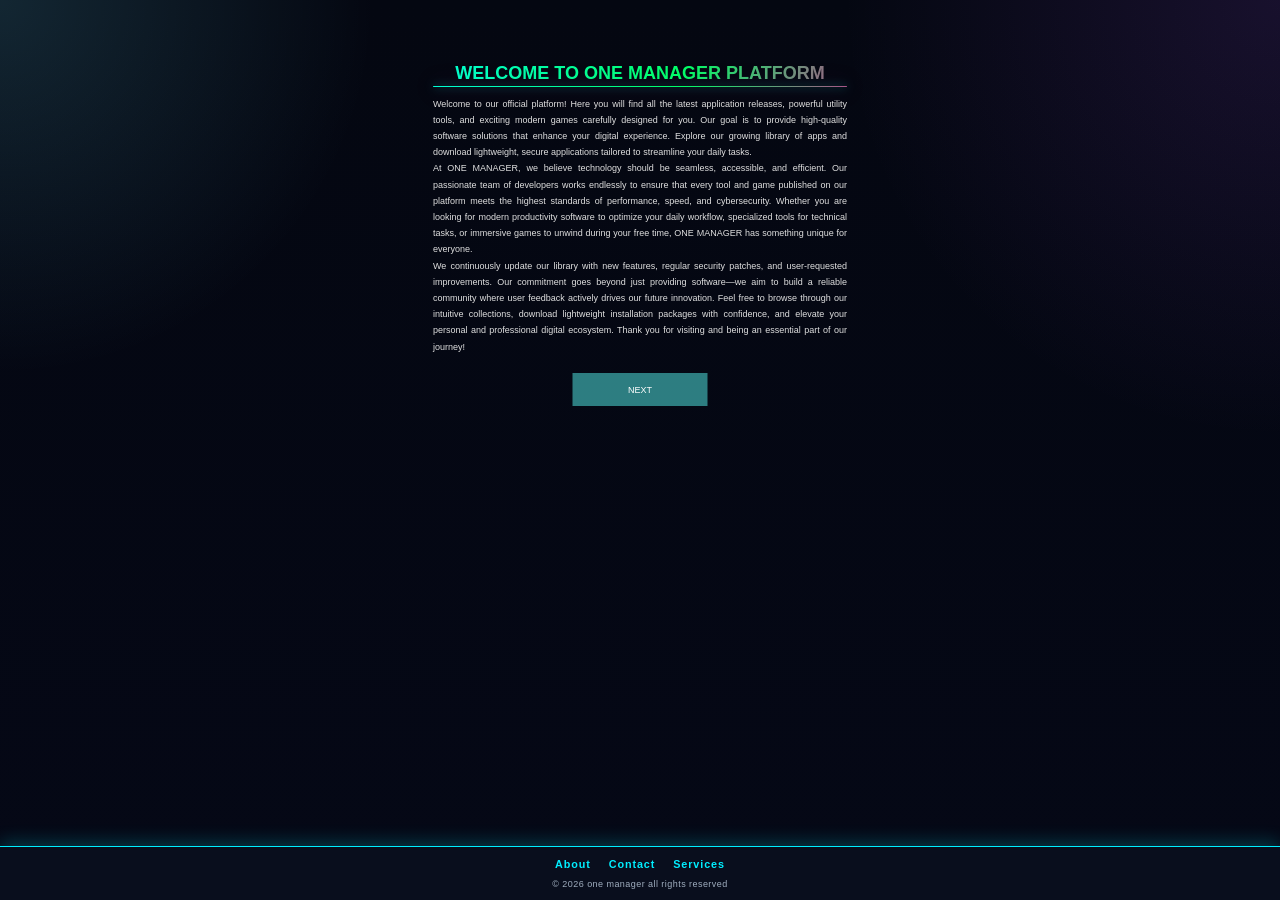
<file: index.html>
<!DOCTYPE html>
<html lang="en">
<head>
<meta charset="UTF-8">
  <link rel="icon" type="image/webp" href="icon.webp">
<meta name="viewport" content="width=device-10000">
<title>Home - ONE MANAGER</title>
  <meta name="description" content="Explore and download top apps, utility tools, and exciting games created by ONE MANAGER.">
<meta name="keywords" content="ONE MANAGER, Apps, Utility Tools, Android Apps, Games">
<meta name="author" content="maxtocantona">

<meta property="og:title" content="Welcome To ONE MANAGER Platform">
<meta property="og:description" content="Discover powerful apps, utility tools, and modern games.">
<meta property="og:image" content="icon.webp"> <meta property="og:type" content="website">

  

<style>
*{
    margin:0;  
    box-sizing:border-box;
    font-family:Arial, sans-serif;
}

body{
    background:  
      radial-gradient(circle at top left, rgba(110,231,255,.14), transparent 24%),  
      radial-gradient(circle at top right, rgba(168,85,247,.12), transparent 28%),  
      linear-gradient(180deg, #040711 0%, #050816 100%);
    color:#fff;
    min-height: 100vh;
    display: flex;
    justify-content: center;
}

#content{
    height: 50vh;
    width: 50vh;
    margin:5vh 2vh;
    padding: 1vh;
}

.card{
    background: transparent;
    padding: 1vh;
}

/* --- Multi-color Moving Neon Text & Underline Animation --- */
.card h1 {
    text-align: center;
    margin-bottom: 1vh;
    font-size: 2vh;
    text-transform: uppercase;
    font-weight: bold;
    padding-bottom: .30vh;
    position: relative;
    display: inline-block;
    width: 100%;

    /* Neon Gradient for Text */
    background: linear-gradient(115deg, #00ffd5, #00ff66, #ff0099, #ff0000, #0000ff, #00ffd5);
    background-size: 300% 300%;
    -webkit-background-clip: text;
    -webkit-text-fill-color: transparent;
    animation: neonFlow 4s linear infinite;
}

/* Multi-color Moving Neon Underline */
.card h1::after {
    content: '';
    position: absolute;
    bottom: 0;
    left: 0;
    width: 100%;
    height: .10vh;
    border-radius: 2px;
    background: linear-gradient(115deg, #00ffd5, #00ff66, #ff0099, #ff0000, #0000ff, #00ffd5);
    background-size: 300% 300%;
    box-shadow: 0 0 10px rgba(0, 255, 213, 0.7), 0 0 20px rgba(255, 0, 153, 0.5);
    animation: neonFlow 4s linear infinite;
}

/* Keyframes for Left-to-Right Angle Movement */
@keyframes neonFlow {
    0% {
        background-position: 0% 50%;
    }
    100% {
        background-position: 300% 50%;
    }
}

.card p{
    line-height: 1.8;
    color: #e0e0e0;
    font-size: 1vh;
    text-align: justify;
}



  .btn_apps {
    position: absolute;   
    width: 15vh;
    margin: 1vh 0;
    left: 50%;
    transform: translateX(-50%);
    aspect-ratio: 20/5;
    background: rgba(55,155,157,.8);
    border: none;
    font-size: 1vh;
    text-transform: uppercase;
    color: #fff;
  }
  .btn_apps:active {
    opacity: .5;
  }
</style>

</head>
<body>



<div id="content">
    <div class="card">
    <h1>Welcome To ONE MANAGER Platform</h1>
    <p>Welcome to our official platform! Here you will find all the latest application releases, powerful utility tools, and exciting modern games carefully designed for you. Our goal is to provide high-quality software solutions that enhance your digital experience. Explore our growing library of apps and download lightweight, secure applications tailored to streamline your daily tasks.</p>
    
    <p>At ONE MANAGER, we believe technology should be seamless, accessible, and efficient. Our passionate team of developers works endlessly to ensure that every tool and game published on our platform meets the highest standards of performance, speed, and cybersecurity. Whether you are looking for modern productivity software to optimize your daily workflow, specialized tools for technical tasks, or immersive games to unwind during your free time, ONE MANAGER has something unique for everyone.</p>

    <p>We continuously update our library with new features, regular security patches, and user-requested improvements. Our commitment goes beyond just providing software—we aim to build a reliable community where user feedback actively drives our future innovation. Feel free to browse through our intuitive collections, download lightweight installation packages with confidence, and elevate your personal and professional digital ecosystem. Thank you for visiting and being an essential part of our journey!</p>
</div>

  <button class="btn_apps" onclick="location.href = 'apps.html'">next</button>
</div>    
    <script src="footer.js"></script>

<script>
    
</script>

</body>
</html>
</file>
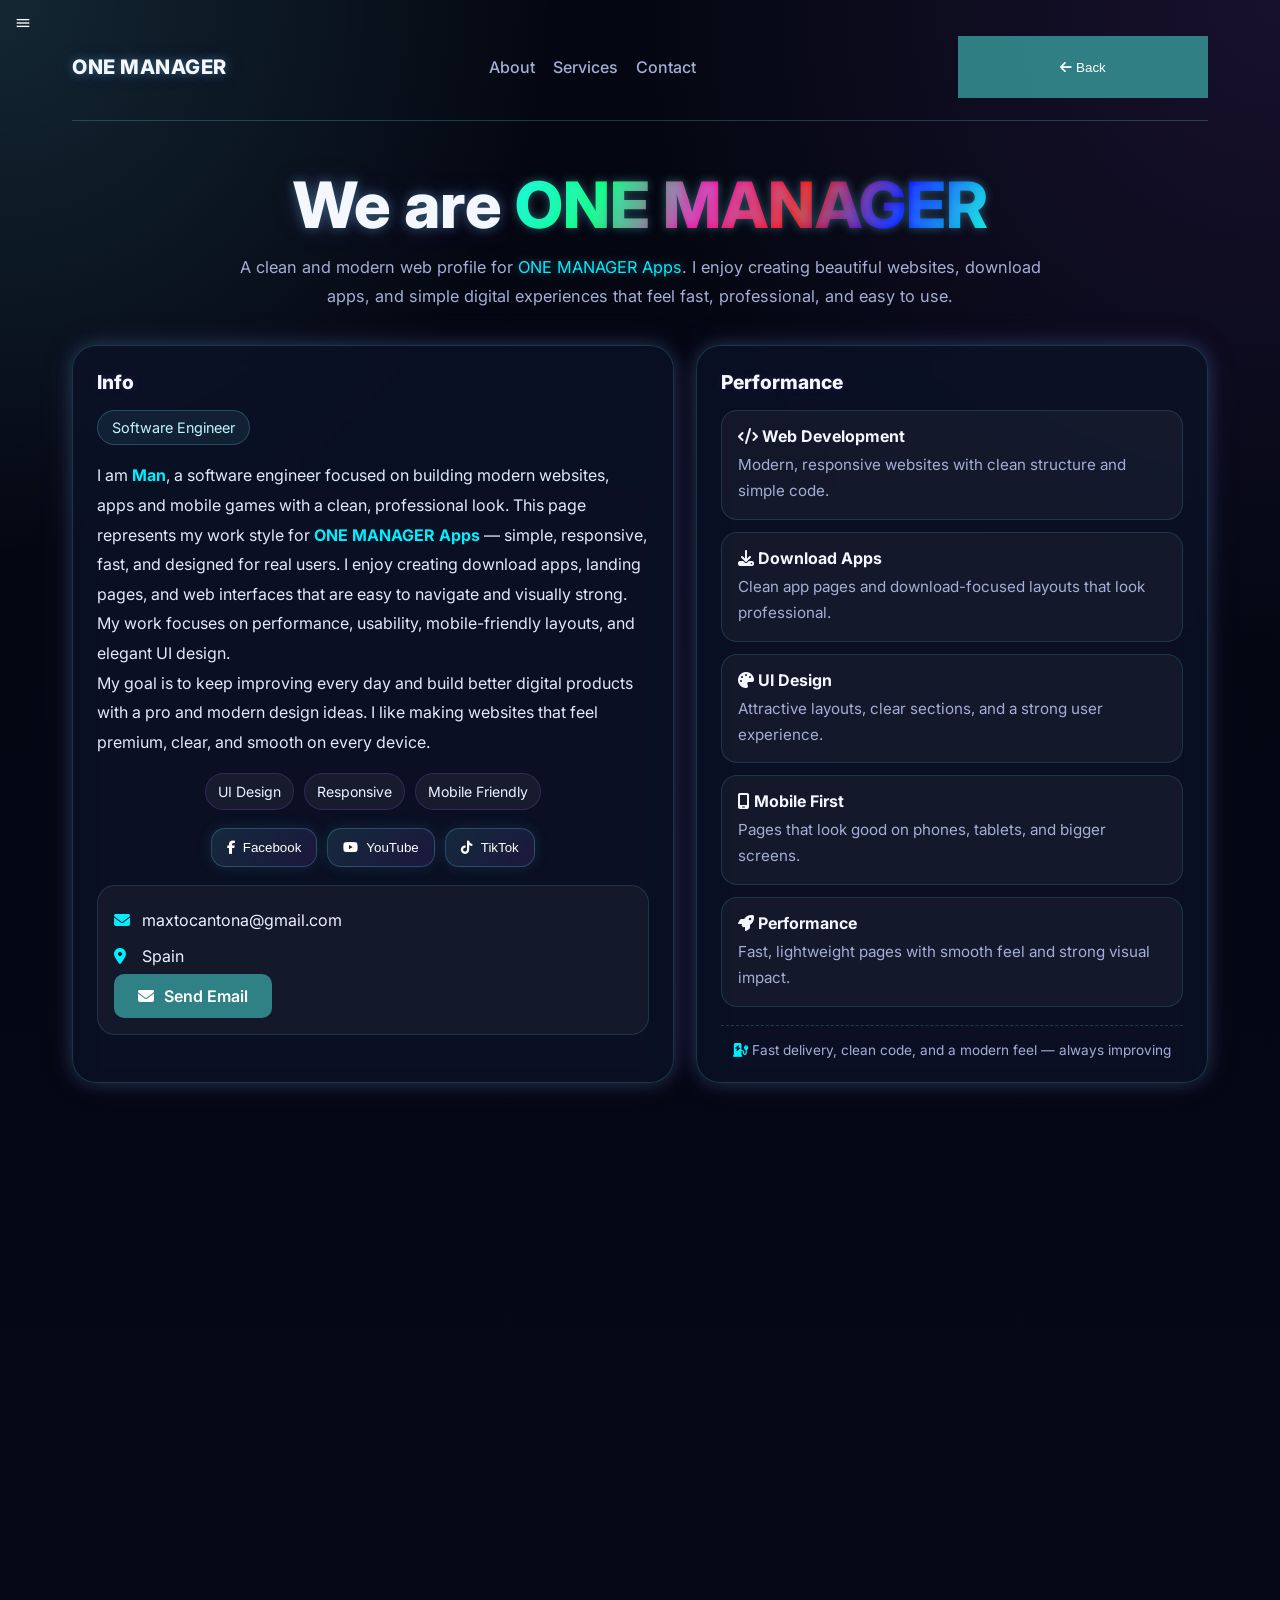
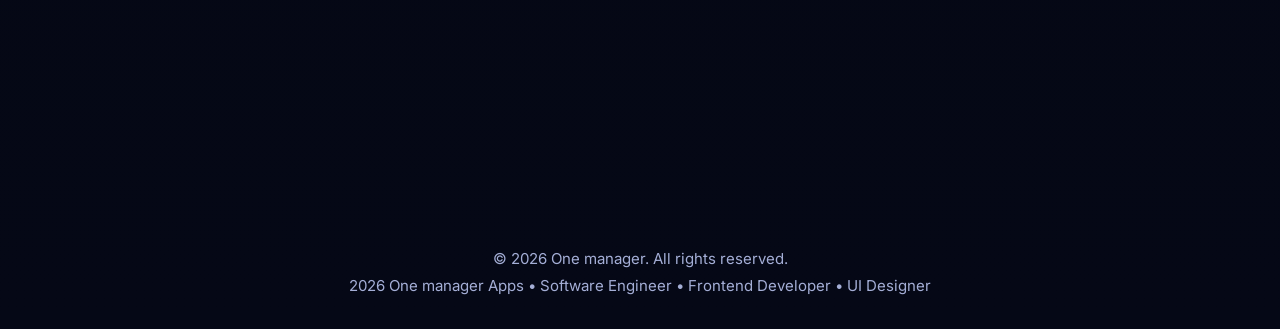
<file: about.html>
<!DOCTYPE html>
<html lang="en">
<head>
  <meta charset="UTF-8" />
  <meta name="viewport" content="width=device-width, initial-scale=1.0, user-scalable=no" />
  <title>ONE MANAGER | 2026</title>
  <link rel="icon" type="image/png" href="icon.webp">

  <link rel="stylesheet" href="about.css"/>
  <link rel="stylesheet" href="https://fonts.googleapis.com/css2?family=Material+Symbols+Outlined:opsz,wght,FILL,GRAD@24,400,0,0" />
  <link rel="preconnect" href="https://fonts.googleapis.com">  
  <link rel="preconnect" href="https://fonts.gstatic.com" crossorigin>  
  <link href="https://fonts.googleapis.com/css2?family=Inter:wght@300;400;500;600;700;800&display=swap" rel="stylesheet">  
  <link rel="stylesheet" href="https://cdnjs.cloudflare.com/ajax/libs/font-awesome/6.5.0/css/all.min.css">
</head>
<body>    
 
  <div class="container">  
    <div class="topbar">  
      <div class="logo">ONE MANAGER</div>  
      <div class="nav">  
        <a onclick="scr('about')">About</a>  
        <a onclick="scr('services')">Services</a>  
        <a onclick="scr('contact')">Contact</a>  
      </div>  
      <button class="back" onclick='window.history.back()'>
        <i class="fas fa-arrow-left"></i> Back
      </button>  
    </div>    

    <section class="hero">  
      <h1 class="we">We are <span class="highlight">ONE MANAGER</span></h1>  
      <p>  
        A clean and modern web profile for <span class="highlight">ONE MANAGER Apps</span>.  
        I enjoy creating beautiful websites, download apps, and simple digital experiences that feel fast, professional, and easy to use.
      </p>  
    </section>    

    <section class="grid">  
      <div class="card" id="about">  
        <h2 class="section-title">Info</h2>  
        <div class="tag">Software Engineer</div>  

        <p class="text">  
          I am <strong>Man</strong>, a software engineer focused on building modern websites, apps and mobile games with a clean, professional look.  
          This page represents my work style for <strong>ONE MANAGER Apps</strong> — simple, responsive, fast, and designed for real users.  
          I enjoy creating download apps, landing pages, and web interfaces that are easy to navigate and visually strong.  
          My work focuses on performance, usability, mobile-friendly layouts, and elegant UI design.  
        </p>  

        <p class="text">  
          My goal is to keep improving every day and build better digital products with a pro and modern design ideas.  
          I like making websites that feel premium, clear, and smooth on every device.
        </p>  

        <div class="badges">      
          <span class="badge">UI Design</span>
          <span class="badge">Responsive</span>
          <span class="badge">Mobile Friendly</span>  
        </div>          

        <div class="links">         
          <button class="linkbtn" onclick="window.open('https://facebook.com/@maxtocantons','_blank')">
            <i class="fab fa-facebook-f"></i> Facebook
          </button>  
          <button class="linkbtn" onclick="window.open('https://youtube.com/@maxtocantonas','_blank')">
            <i class="fab fa-youtube"></i> YouTube
          </button>  
          <button class="linkbtn" onclick="window.open('https://tiktok.com/@maxtocantonas','_blank')">
            <i class="fab fa-tiktok"></i> TikTok
          </button>           
        </div>  

        <div class="info-box">  
          <div class="info-row">
            <i class="fas fa-envelope"></i> 
            <span>maxtocantona@gmail.com</span>
          </div>  
          <div class="info-row">
            <i class="fas fa-map-marker-alt"></i> 
            <span>Spain</span>
          </div>
          <a href="mailto:contact@maxtocantona.com" class="email-btn">
            <i class="fas fa-envelope"></i> Send Email
          </a>    
        </div>  
      </div>  

      <div class="card" id="services">  
        <h2 class="section-title">Performance</h2>  
        <div class="list">  
          <div class="item">
            <h3><i class="fas fa-code"></i> Web Development</h3>
            <p>Modern, responsive websites with clean structure and simple code.</p>
          </div>  
          <div class="item">
            <h3><i class="fas fa-download"></i> Download Apps</h3>
            <p>Clean app pages and download-focused layouts that look professional.</p>
          </div>  
          <div class="item">
            <h3><i class="fas fa-palette"></i> UI Design</h3>
            <p>Attractive layouts, clear sections, and a strong user experience.</p>
          </div>  
          <div class="item">
            <h3><i class="fas fa-mobile-screen"></i> Mobile First</h3>
            <p>Pages that look good on phones, tablets, and bigger screens.</p>
          </div>  
          <div class="item">
            <h3><i class="fas fa-rocket"></i> Performance</h3>
            <p>Fast, lightweight pages with smooth feel and strong visual impact.</p>
          </div>  
        </div>  

   

        <div style="margin-top: 18px; text-align:center; font-size:0.85rem; color: var(--muted); border-top: 1px dashed rgba(110,231,255,0.2); padding-top: 16px;">  
          <i class="fas fa-charging-station" style="color: var(--neon);"></i>  
          Fast delivery, clean code, and a modern feel — always improving
        </div>  
      </div>
    </section>    

    <section class="card contact-card" id="contact">  
      <h2 class="section-title">Contact Page</h2>  
      <p style="color:var(--muted);line-height:1.8;">  
        If you would like to contact me, fill out the form below or use the social links above.
      </p>  

      <div id="successAlert" class="alert success">
        <i class="fas fa-circle-check"></i> Message sent successfully!
      </div>  
      <div id="errorAlert" class="alert error">
        <i class="fas fa-triangle-exclamation"></i> Error sending message. Please try again.
      </div>  

      <form class="form" id="contactForm">  
        <div class="contact-grid">  
          <div class="form-group">
            <label for="name">Name *</label>
            <input type="text" id="name" placeholder="Your name" required>
          </div>  
          <div class="form-group">
            <label for="email">Email *</label>
            <input type="email" id="email" placeholder="Your email" required>
          </div>  
        </div>  

        <div class="contact-grid">
              
          <div class="form-group">
            <label for="subject">Subject *</label>
            <input type="text" id="subject" placeholder="Message subject" required>
          </div>  
          <div class="form-group">
            <label for="phoneOptional">Optional Note</label>
            <input type="text" id="phoneOptional" placeholder="Optional info">
          </div>  
        </div>  

        <div class="form-group">
          <label for="message">Message *</label>
          <textarea id="message" rows="5" placeholder="Your message..." required></textarea>
        </div>  
         <div class="captcha">
            Captcha <p id="cpat">345678</p>
          </div>    
        <div class="form-group">
            <label for="cpai">Captcha</label>
            <input type="text" id="cpai" placeholder="Captcha">
          </div>  

        <button type="submit" class="submit-btn" id="submitBtn">
          <i class="fas fa-paper-plane"></i> Send Message 
          <span class="loading" id="loadingSpinner"></span>
        </button>  
      </form>  
    </section>  

    <footer>  
      <div class="yearNeed">© One manager. All rights reserved.</div>  
      <div class="line yearNeed">One manager Apps • Software Engineer • Frontend Developer • UI Designer</div>  
    </footer>  
  </div>
</body>
</html>

 <script>
  const form = document.getElementById("contactForm");
  const submitBtn = document.getElementById("submitBtn");
  const loadingSpinner = document.getElementById("loadingSpinner");
  const successAlert = document.getElementById("successAlert");
  const errorAlert = document.getElementById("errorAlert");

  function showAlert(type, message) {
    successAlert.style.display = "none";
    errorAlert.style.display = "none";

    if (type === "success") {
      successAlert.innerHTML = `<i class="fas fa-circle-check"></i> ${message}`;
      successAlert.style.display = "block";
    } else {
      errorAlert.innerHTML = `<i class="fas fa-triangle-exclamation"></i> ${message}`;
      errorAlert.style.display = "block";
    }

    setTimeout(() => {
      successAlert.style.display = "none";
      errorAlert.style.display = "none";
    }, 5000);
  }

  function validateEmail(email) {
    return /^[^\s@]+@[^\s@]+\.[^\s@]+$/.test(email);
  }

  form.addEventListener("submit", async (e) => {
    e.preventDefault();

    const name = document.getElementById("name").value.trim();
    const email = document.getElementById("email").value.trim();
    const subject = document.getElementById("subject").value.trim();
    const message = document.getElementById("message").value.trim();
    const optionalNote = document.getElementById("phoneOptional").value.trim();

    // Check only valid email structure
    if (!validateEmail(email)) {
      showAlert("error", "Please enter a valid email address.");
      return;
    }
    if(!checkc()) {
      showAlert("error", "Invalid captcha.");
      callc();
      return;
    }

    submitBtn.disabled = true;
    loadingSpinner.style.display = "inline-block";

    try {
      if (!navigator.onLine) {
        showAlert("error", "No internet connection!");
        return;
      }

      const formspreeEndpoint = "https://formspree.io/f/xojgwnbr";

      const response = await fetch(formspreeEndpoint, {
        method: "POST",
        headers: {
          "Content-Type": "application/json",
          "Accept": "application/json"
        },
        body: JSON.stringify({
          name: name,
          email: email,
          _subject: `Contact Form: ${subject}`,
          message: message,
          optionalNote: optionalNote || "Not provided"
        })
      });

      if (response.ok) {
        showAlert("success", "Message sent successfully!");
        form.reset();
        callc();
      } else {
        showAlert("error", "Error sending message. Please try again.");
      }
    } catch (error) {
      console.error(error);
      showAlert("error", "Something went wrong. Please try again.");
    } finally {
      submitBtn.disabled = false;
      loadingSpinner.style.display = "none";
    }
  });
</script>



  <script>  
    function scr(a) {  
      const element = document.getElementById(a);  
      if (!element) return;  
      remover();  
      setTimeout(() => { element.classList.add("target"); }, 500);  
      setTimeout(() => { remover(); }, 1500);  
      element.scrollIntoView({ behavior: "smooth", block: "start" });  
    }  

    function remover() {  
      const ids = ["about", "services", "contact"];  
      ids.forEach(a => {  
        const el = document.getElementById(a);  
        if (el) el.classList.remove("target");  
      });  
    }  

    window.addEventListener('load', () => {  
      document.querySelectorAll(".card").forEach(a => a.classList.add("loaded"));  
      document.querySelector(".hero").classList.add("heroLoaded");  
        
      if (window.performance && window.performance.timing) {  
        let loadTime = (performance.timing.loadEventEnd - performance.timing.navigationStart);  
        if (loadTime > 0 && loadTime < 3000) {  
          const metricDiv = document.querySelector('.stats');  
          if (metricDiv) {  
            let perfSpan = document.createElement('div');  
            perfSpan.className = 'stat';  
            perfSpan.innerHTML = `<div class="num">${loadTime}</div><div class="lbl">Load ms</div>`;  
            metricDiv.appendChild(perfSpan);  
          }  
        }  
      }  
    });  

    const observerOptions = {
      threshold: 0.1,
      rootMargin: '0px 0px -50px 0px'
    };

 const observer = new IntersectionObserver((entries) => {
  entries.forEach(entry => {
    if (entry.isIntersecting) {
      // Markuu soo galo
      entry.target.style.opacity = "1";
      entry.target.style.transform = "translateY(0)";
    } else {
      // Markuu ka baxo
      entry.target.style.opacity = "0";
      entry.target.style.transform = "translateY(40px)";
    }
  });
}, observerOptions);

    document.querySelectorAll('.card, h2').forEach(card => {
      card.style.opacity = '0';
      card.style.transform = 'translateY(40px)';
      card.style.transition = 'opacity 0.6s ease, transform 0.6s ease';
      observer.observe(card);
    });
  </script>
    
  <script>
     (function () {
      const params = new URLSearchParams(window.location.search);
      const mode = params.get("mode");

      if (!mode) return;

      window.addEventListener('load', () => {  
        setTimeout(() => {
          scr(mode);
        }, 500);
      });

      params.delete("mode");
      const newUrl =
        window.location.pathname +
        (params.toString() ? "?" + params.toString() : "") +
        window.location.hash;

      history.replaceState(null, "", newUrl);
    })();
 
  </script>


<script>
  document.title = `ONE MANAGER | ${new Date().getFullYear()}`;
document.querySelectorAll(".yearNeed").forEach(e => {
  const dateNow = new Date().getFullYear() + " ";
  const texts = e.innerText;
  if(texts.startsWith("©")) {
    let cleanText = texts.split(" ").slice(1).join(" ");
    e.innerText = "© " + dateNow + cleanText;
    
  }
  else {
  e.innerText = dateNow +  texts;
  }
});
</script>
  <script>
  let cpat = document.getElementById("cpat");
  let cpai = document.getElementById("cpai");
 
  let charc = "1234567890ABCDEFGHIJKLMNOPQRSTUVWXYZabcdefghijklmnopqrstuvwxyz";
  function generateCap() {
    let score = "";
    for(let i = 0; i < 6; i++) {
      score+= charc[Math.floor(Math.random() * charc.length)];
    }
      return score;
  }
 function callc()  {
  cpat.innerText = generateCap();
   cpai.value = "";
 }
  function checkc() {
    return cpat.innerText === cpai.value.trim();
  }
  callc()
      
  
  </script>
<script src="leftPage.js"></script>
</file>
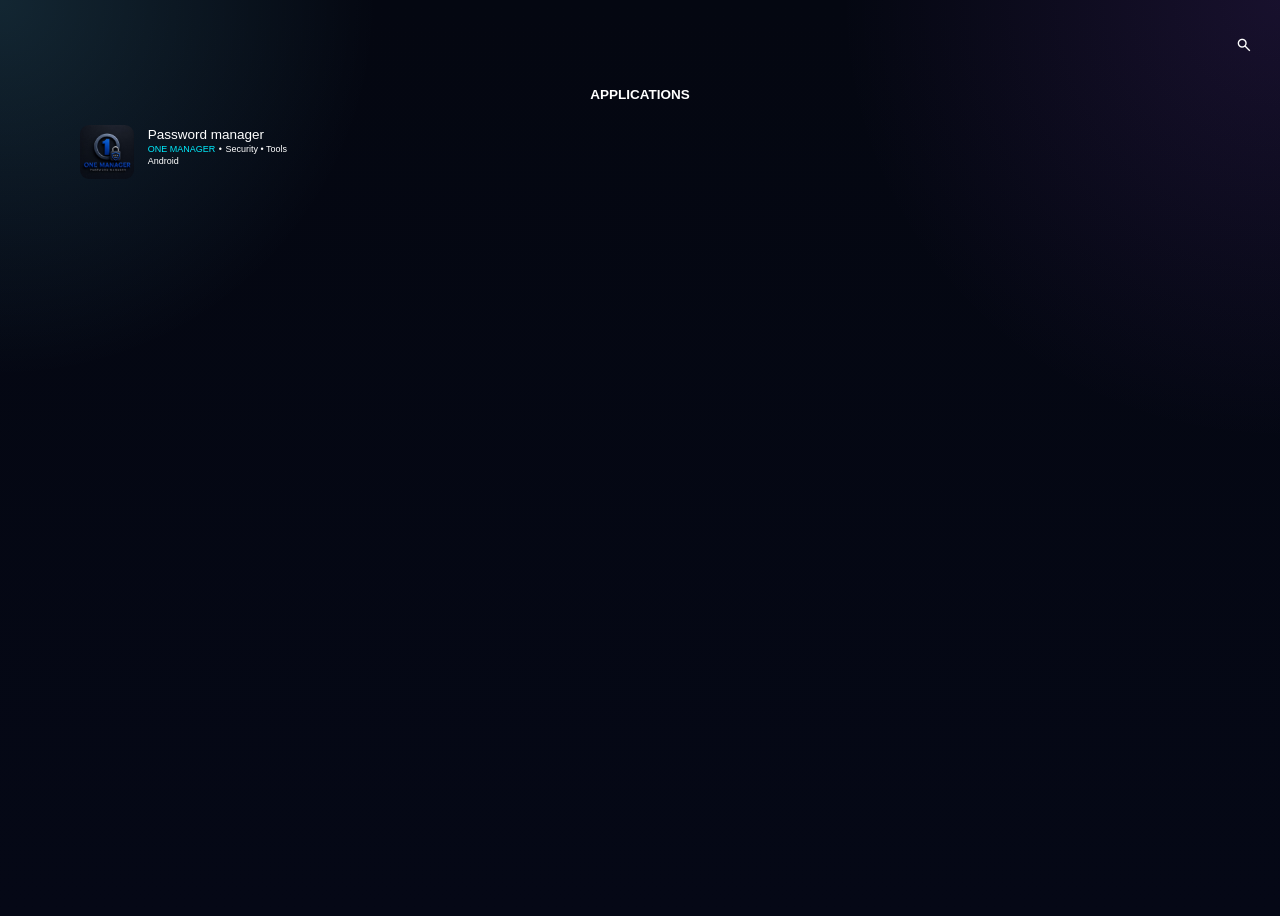
<file: apps.html>
<!DOCTYPE html>
<html lang="en">
<head>
<meta charset="UTF-8">
<title>applications</title>
<link rel="icon" type="image/png" href="icon.webp">
    <link rel="stylesheet" href="https://fonts.googleapis.com/css2?family=Material+Symbols+Outlined:opsz,wght,FILL,GRAD@24,400,0,0" />
<link rel="shortcut icon" href="icon.webp" type="image/png">
<meta name="viewport" content="width=device-1000" />
<meta name="description" content="all apps ONE MANAGER. it here.">

<style>
  * {
    box-sizing:border-box;
  }
    :root{  
    --bg:#050816;  
    --card:rgba(12,18,40,.78);  
    --text:#f5f7ff;  
    --muted:#a4aed6;  
    --line:rgba(110,231,255,.22);  
    --neon:#00ffd5;  
    --neon2:#a855f7;  
    --success:#10b981;  
    --error:#ef4444;  
    --shadow:0 0 18px rgba(110,231,255,.18), 0 0 36px rgba(168,85,247,.12);  
  } 
  body {
    font-family: sans-serif;
    background:  
      radial-gradient(circle at top left, rgba(110,231,255,.14), transparent 24%),  
      radial-gradient(circle at top right, rgba(168,85,247,.12), transparent 28%),  
      linear-gradient(180deg, #040711 0%, #050816 100%); 
    display: flex;
    flex-direction: column;
  min-height: 100vh;
  align-items: center;
  justify-content: center;
    color: #fff;
  }

  h2 {
    text-align: center;
    margin-bottom: 2vh;
    font-size: 1.5vh;
    width: 100%;
  }
  .app-list {
    display: flex;
    flex-direction: column;
    gap: 1vh;
    align-items: flex-start;
  justify-content: flex-start;
    padding: 0 .80vh;
    height: 80vh;
    width: 90%;  
    overflow-y: scroll;    
    overflow-x: hidden;
  }
  .app-list::-webkit-scrollbar {
  width: .5vw;
}

.app-list::-webkit-scrollbar-track {
  background: #222;
}

.app-list::-webkit-scrollbar-thumb {
  background: #0ef;
  border-radius: 10px;
}

.app-list::-webkit-scrollbar-thumb:hover {
  background: #fff;
}

  .app-card {   
    background: transparent;
    border-radius: .40vh;
    width: 80%;
    height: 6vh;
    flex-shrink: 0;
    display: flex;
    flex-direction: row;
    gap: .5vh;
    align-items: center;
    padding-left: .2vh;
    margin: .50vh 0;
  justify-content: flex-start;   
    transition: transform 0.2s, border 0.3s;
  }

  .app-card.focused {
    box-shadow: 0 0 20px 2px #00ffd5;
    border-color: #00ffd5;
  }



  .app-card img {
    width: 6vh;
    height: 6vh;
    border-radius: 1vh;
    margin-right: 1vh;
    object-fit: cover;     
  }

  .app-card .texts {
    display: flex;
    flex-direction: column;
    justify-content: flex-start;
    align-items: flex-start;
    gap: .20vh;
    width: 80%;
    height: 90%;    
  }
  .texts .h3 {
    font-size: 1.5vh;
    color: #fff;
  }

  .line_card {
    display: flex;
    flex-direction: row;
    gap: .40vh;
    align-items: center;
  }
   .line_card .watermark {
    font-size: 1vh;
    text-transform: uppercase;
    color: #0ef;
  }
  .line_card .category {
    font-size: 1vh;
  }
  .line_card .dot {
    font-size: 1vh;
  }
  .texts .platform {
    font-size: 1vh;
  }
  
 

  .search-btn {
    position: fixed;
    right: 3vh;
    top: 4vh;
  }
  .search-btn span {
    font-size: 2vh;
  }
  .search-btn:active {
    opacity: .5;
  }
  
  .search-div {
    position: fixed;
    width: 100%;
    height: 6vh;
    display: flex;
    flex-direction: row;
    justify-content: flex-start;
    align-items: center;
    background: rgba(000,000,000,1);
    border-bottom: 1px solid #0ef;
    top: -6vh;
    z-index: 120;
    transition: .3s;
  }
  .search-div.show-search {
    top: 0;
}
  
  .search-box {
    margin: 0 1vh;
    display: flex;
    align-items: center;
  justify-content: center;  
  }
  .search-box span {
    font-size: 2vh;
  }
  
  .input {
    width: 100%;
    height: 100%;
    inset: 0;    
    display: flex;
    justify-content: center;
    align-items: center;
  }
  .input input {
    height: 100%;
    width: 100%;
    border: none;
    outline: none;
    font-size: 2vh;
    background: transparent;
    color: #fff;           
  }
  .input input::placeholder {
    color: #fff;
  }
  .plus {
    position: absolute;
    right: 3vh;
    font-size: 2.5vh;
    z-index: 99;
  }

  
</style>
</head>

<body>
  <div class="search-div">
    
    <div class="search-box">
      <span class="material-symbols-outlined">
search
</span>
    </div>
     <div class="input">
      <input class="search-input" type="text" placeholder="Search"/>
    </div>
     <div class="plus"> ×       
    </div>
    
    
  </div>
  
  
  <div class="search-btn">
    <span class="material-symbols-outlined">
search
</span>
  </div>
  <h2>APPLICATIONS</h2>
  <div class="app-list" id="app-list"></div> 
  <script src="data.js"></script>  
  


  <script type="module">
  let response = await fetch("jsons/apps.json");
let data = await response.json();
  let apps = data.apps;
    
    

    const container = document.getElementById("app-list");
    const urlParams = new URLSearchParams(window.location.search);
    let focusedAppId = urlParams.get('focus') || null;
  function render(ap=apps) {
    container.innerHTML = "";
    if(ap.length >= 1) {      

    ap.forEach(function (appItem, i) {      
        let platformss = formatPlatform(appItem.type);
        let categoriess = formatCategory(appItem.categories);
      
      const href = `download.html?id=${i}`;

      const div = document.createElement("div");
      div.className = "app-card";
      div.innerHTML = `        
          <img src="images/${appItem.id}.webp" alt="${appItem.name}" onerror="this.src='default-icon.png'">
          <div class="texts">
            <div class="h3">${appItem.name}</div>
        
        <div class="line_card">
             <div class="watermark">ONE MANAGER</div>
        <div class="dot">•</div>
             <div class="category">${categoriess}</div>
        </div>
        <div class="platform">${platformss}</div>
        
          </div>        
      `;
      container.appendChild(div);
      

      div.addEventListener("click", function (e) {
        e.preventDefault();
      
          div.scrollIntoView({ behavior: "smooth", block: "center" });

          const newUrl = window.location.pathname + '?focus=' + encodeURIComponent(appItem.id);
          history.replaceState(null, '', newUrl);
          
          window.location.href = href;   
        
        
      });            
    });
  }    
    else {
      container.innerHTML = `
      <p>NO APPLICATIONS.</p>
      `;
    }
  }
  function sorts(a) {
    let text = a.toLowerCase().trim();
  let cleanApps = [...apps.filter(a => a.name.toLowerCase().startsWith(text) || a.name.toLowerCase().includes(text))];
    render(cleanApps);
  }
  function formatCategory(cate) {
  if (!cate) return "General";
  let cates = [];
  cate.forEach(a => {
    cates.push(categories[a]); // 'a' ayaa halkan gelaysa
  });
  if (cates.length > 1) {
    return `${cates.join(" • ")}`;
  }
  return cates[0];
}
  function formatPlatform(plat) {
    if (!plat) return "Android";
  let plats = [];
  plat.forEach(a => {
    plats.push(platforms[a]); // 'a' ayaa halkan gelaysa
  });
  if (plats.length > 1) {
    return `${plats.join(" • ")}`;
  }
  return plats[0];
  }

    
  document.querySelector(".search-input").addEventListener("input", function() {
    let value = this.value;
    sorts(value);    
  });
  document.querySelector(".search-input").addEventListener("keydown", function(e) {
    if (e.key === "Enter") {
        sorts(this.value);
        this.value = "";
      this.blur();
        document.querySelector(".search-div").classList.remove("show-search");
    }
});
  render();
  
   
  
  </script>
  <script>
  document.querySelector(".search-btn").onclick = function () {

    document.querySelector(".search-div").classList.add("show-search");
};

document.querySelector(".plus").onclick = function () {
    document.querySelector(".search-div").classList.remove("show-search");
};  
  </script>
</body>
</html>
</file>
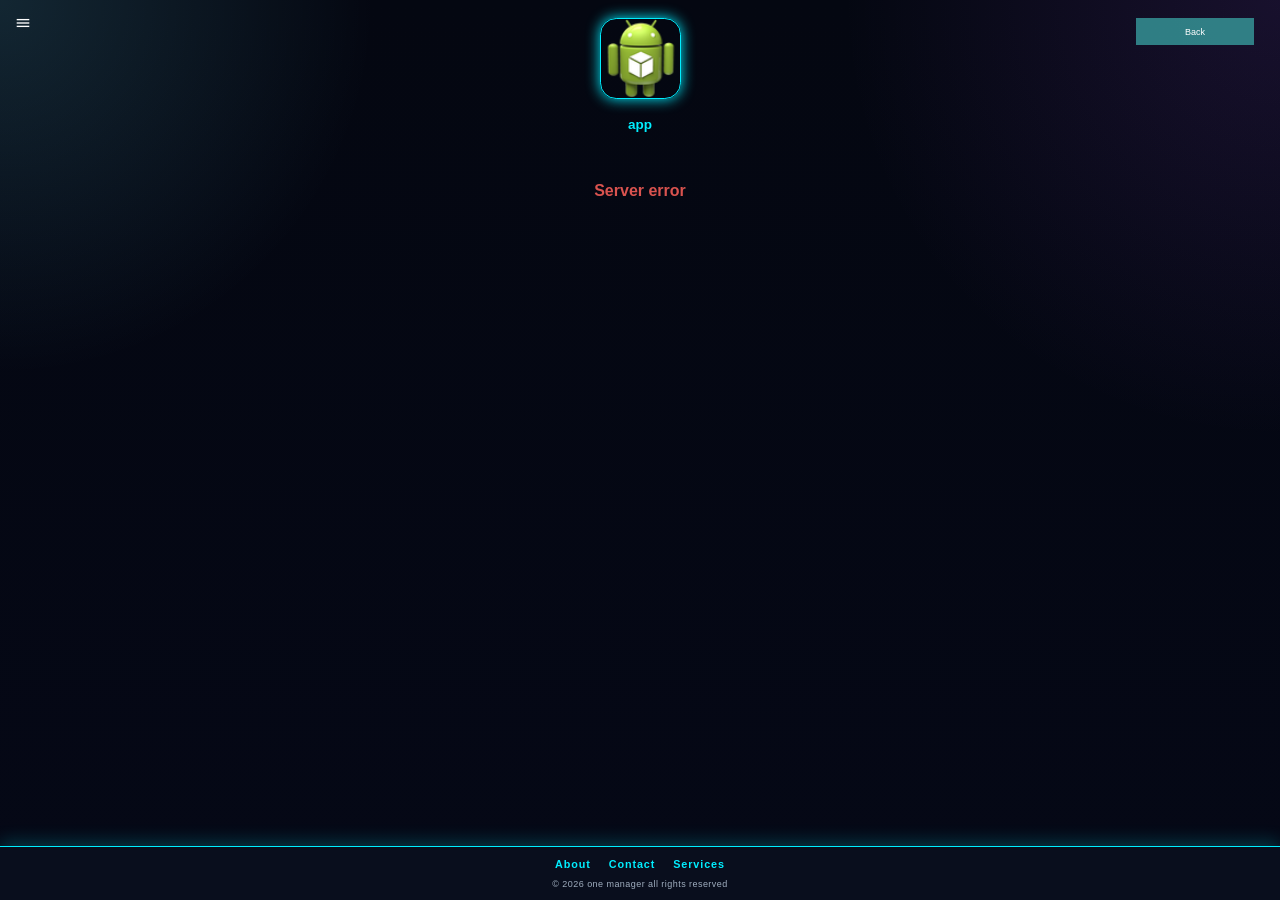
<file: help.html>
<!DOCTYPE html>
<html lang="so">
<head>
  <meta charset="UTF-8">
  <meta name="viewport" content="width=1000">
  <link rel="icon" type="image/png" href="icon.webp">
  <title>help</title>
  <style>
    * {
      box-sizing: border-box;
      margin: 0;
      padding: 0;
    }

    body {
      font-family: Arial, sans-serif;
     background:  
      radial-gradient(circle at top left, rgba(110,231,255,.14), transparent 24%),  
      radial-gradient(circle at top right, rgba(168,85,247,.12), transparent 28%),  
      linear-gradient(180deg, #040711 0%, #050816 100%);;
      display: flex;
      flex-direction: column;
      justify-content: flex-start;
      align-items: center;
      min-height: 100vh;
    }

    /* Container leh 60vh height */
    .quisCointainer {
      width: 90vw;
      height: 60vh;
      border-radius: 1vh;
      background-color: transparent;
      padding: 2vh;
      overflow-y: auto;
      display: flex;
      gap: 1vh;
      flex-direction: column;
      justify-content: flex-start;
    }

    .faq-item {    
      border-radius: 1vh;
      background: rgba(55,155,157,.8);
      overflow: hidden;
      transition: border-color 0.3s ease;
      flex-shrink: 0;
    }

    .faq-item:hover {
      border-color: #007bff;
    }

    .faq-question {
      padding: 1.6vh 2vh;
      font-size: 1vh;
      font-weight: bold;
      color: #fff;
      cursor: pointer;
      display: flex;
      justify-content: space-between;
      align-items: center;
      user-select: none;
    }

    .faq-icon {
      font-size: 1vh;
      transition: transform 0.3s ease;
    }

    .faq-answer {
      max-height: 0;
      overflow: hidden;
      transition: max-height 0.3s ease;
      background-color: #081b29;
    }

    .faq-answer p {
      padding: 1.6vh 2vh;
      color: #fff;
      font-size: 1vh;
      line-height: 1.5;
    }

    /* active_faq State Class */
    .faq-item.active_faq .faq-icon {
      transform: rotate(180deg);
    }

    .faq-item.active_faq .faq-answer {
      max-height: 20vh;
    }

    .error-msg {
      color: #d9534f;
      text-align: center;
      font-weight: bold;
    }
  .card{
    background:transparent;
    padding:2vh;   
}

.card img{
    width:9vh;
    height:9vh;
    display:block;
    margin:0 auto 2vh;
    border-radius:1.8vh;
    border:.20vh solid #0ef;
    box-shadow:0 0 1.5vh #0ef;
}

.card h2{
    text-align:center;
    margin-bottom:1.5vh;
    color:#0ef;
    font-size: 1.5vh;
}
  </style>
</head>
<body>
  
  <div class="card">
            <img id="appLogo" src="" alt="Icon">
            <h2 id="appName"></h2>           
        </div>

  <!-- Parent Container Height 60vh -->
  <div class="quisCointainer" id="quisCointainer">
    <p style="text-align: center;">Loading FAQ...</p>
  </div>

  <script>
    // 1. Helitaanka URL parameter 'id' (e.g. ?id=0)
      const urlParams = new URLSearchParams(window.location.search);
  const paramId = parseInt(urlParams.get('id'));
  async function loadApp() {
    const appName = document.getElementById("appName");
    const appLogo = document.getElementById("appLogo");
      try {      
        // 2. Fetch data ka localhost:8080/faqs.json
        const response = await fetch('jsons/apps.json');
        if (!response.ok) throw new Error('Network response was not ok');
        
        const data = await response.json();
        const app = data.apps.find(a => a.id === paramId);
        if(app) {
        const appLogoLoaded = "images/" + paramId + ".webp";
        const appNameLoaded = app.name;
        appName.innerText = appNameLoaded;
        appLogo.src = appLogoLoaded;
      }
        else {
          appName.innerText = "app";
        appLogo.src = "iconapp.webp";
        }
          
      }
    catch(error) {
      console.log(error);
    }
    
  }
    
    async function loadFAQ() {
      const container = document.getElementById('quisCointainer');

    
      

      if (isNaN(paramId)) {
        container.innerHTML = '<p class="error-msg">Server error</p>';
        return;
      }

      try {
        // 2. Fetch data ka localhost:8080/faqs.json
        const response = await fetch('jsons/faqs.json');
        if (!response.ok) throw new Error('Network response was not ok');
        
        const data = await response.json();

        // 3. Raadinta FAQ match la ah params id === faqs id
        const matchedFaqs = data.faqs.find(item => item.Id === paramId);
        
        if (matchedFaqs) {
          container.innerHTML = "";
          matchedFaqs.fands.forEach(matchedFaq => {

  const faqItem = document.createElement("div");
  faqItem.className = "faq-item";

  faqItem.innerHTML = `
    <div class="faq-question">
      ${matchedFaq.question}
      <span class="faq-icon">&#9660;</span>
    </div>

    <div class="faq-answer">
      <p>${matchedFaq.answer}</p>
    </div>
  `;

  container.appendChild(faqItem);

  const question = faqItem.querySelector(".faq-question");

  question.addEventListener("click", () => {
    faqItem.classList.toggle("active_faq");
  });

});
        }      
        else {
          container.innerHTML = `<p class="error-msg">Server error</p>`;
        }

      } catch (error) {
        console.error('Error fetching FAQ:', error);
        container.innerHTML = '<p class="error-msg">Server error</p>';
      }
    }
  loadApp();

    loadFAQ();
  </script>
  <script src="back.js"></script>
  <script src="leftPage.js"></script>
  <script src="footer.js"></script>

</body>
</html>
</file>
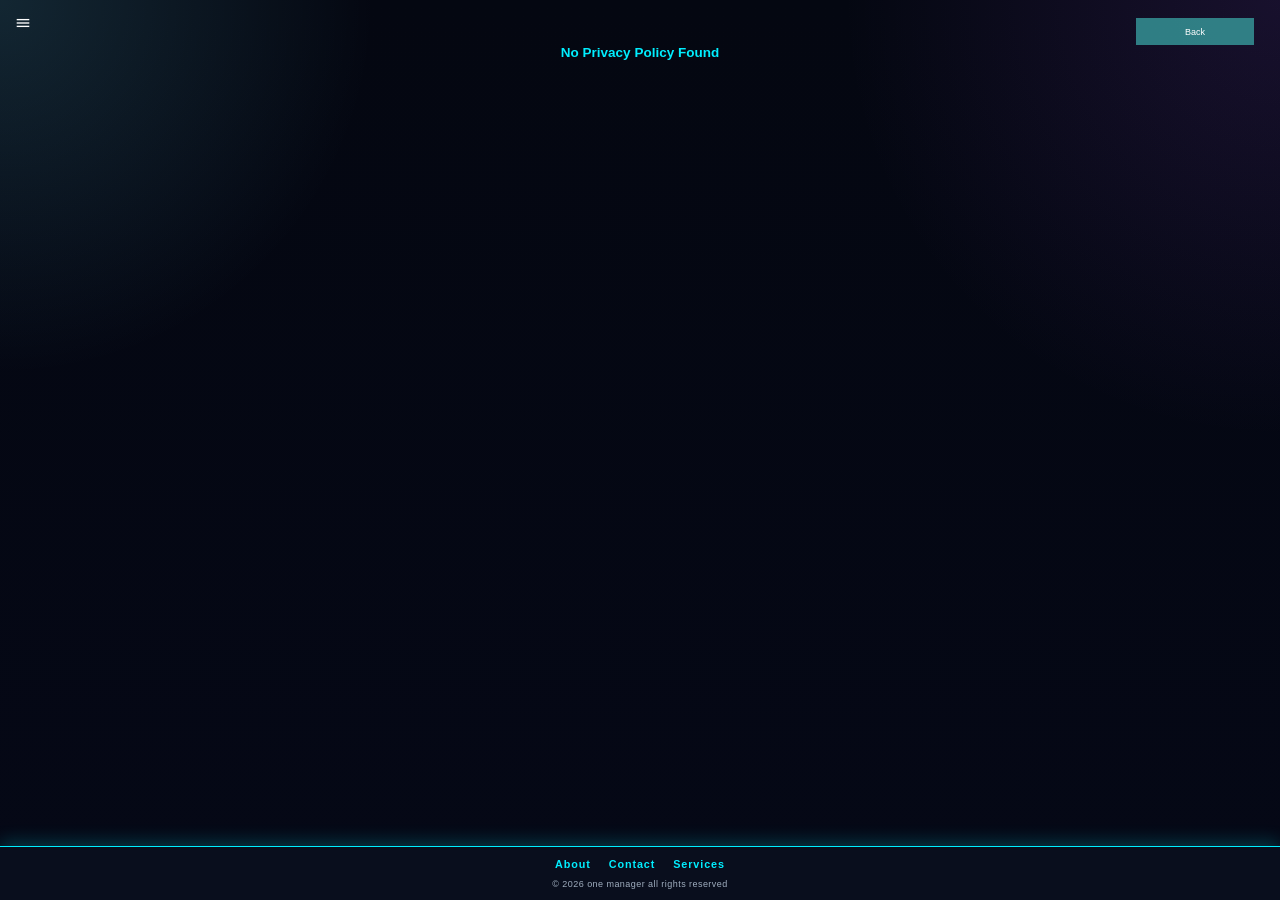
<file: privacypolicy.html>
<!DOCTYPE html>
<html lang="en">
<head>
<meta charset="UTF-8">
    <link rel="icon" type="image/png" href="icon.webp">
    <link rel="stylesheet" href="https://fonts.googleapis.com/css2?family=Material+Symbols+Outlined:opsz,wght,FILL,GRAD@24,400,0,0" />
<meta name="viewport" q="width=1000">
<title>Privacy Policy</title>

<style>
*{
    margin:0;
    padding:0;
    box-sizing:border-box;
    font-family:Arial, sans-serif;
}

body{
    background:  
      radial-gradient(circle at top left, rgba(110,231,255,.14), transparent 24%),  
      radial-gradient(circle at top right, rgba(168,85,247,.12), transparent 28%),  
      linear-gradient(180deg, #040711 0%, #050816 100%);
    color:#fff;
    min-height: 100vh;
  display: flex;
  justify-content: center;
}

#content{
    width: 80vw;
    margin:3vh;
}

.card{
    background:transparent;
    padding:2vh;   
}

.card img{
    width:9vh;
    height:9vh;
    display:block;
    margin:0 auto 2vh;
    border-radius:1.8vh;
    border:.20vh solid #0ef;
    box-shadow:0 0 1.5vh #0ef;
}

.card h2{
    text-align:center;
    margin-bottom:1.5vh;
    color:#0ef;
    font-size: 1.5vh;
}

.card p{
    line-height:1.7;
    white-space:pre-wrap;
    font-size: 1vh;
}

</style>

</head>
<body>

<div id="content"></div>  
<script type="module">
    let response = await fetch("jsons/apps.json");
let data = await response.json();
  let apps = data.apps;
const params = new URLSearchParams(window.location.search);

    

// Text only
const content = document.getElementById("content");
    
 const i = parseInt(params.get("id"));

if (Number.isInteger(i) && apps[i]) {
    const app = apps[i];
    const appPrivacy = app.privacypolicy;

    content.innerHTML = `
        <div class="card">
            <img src="images/${i}.webp" alt="Icon">
            <h2>Privacy Policy</h2>
            <p>${appPrivacy}</p>
        </div>
    `;
} else {
    content.innerHTML = `
        <div class="card">
            <h2>No Privacy Policy Found</h2>
        </div>
    `; 
}

    document.addEventListener("click", function(e) {
    const page = document.querySelector(".left-page");
    if (e.target.closest(".show-page")) {
        page.classList.add("show-vis");
    } else if (!e.target.closest(".left-page")) {
        page.classList.remove("show-vis");
    }
  }); 
</script>
    <script src="leftPage.js"></script>
    <script src="footer.js"></script>
    <script src="back.js"></script>

</body>
</html>
</file>
<file: about.css>
@font-face {  
    font-family: "MyFont";  
    src: url("../efootballStyle/myfont.ttf");  
  }  
  :root{  
    --bg:#050816;  
    --card:rgba(12,18,40,.78);  
    --text:#f5f7ff;  
    --muted:#a4aed6;  
    --line:rgba(110,231,255,.22);  
    --neon:#0ef;  
    --neon2:#a855f7;  
    --success:#10b981;  
    --error:#ef4444;  
    --shadow:0 0 18px rgba(110,231,255,.18), 0 0 36px rgba(168,85,247,.12);  
  } 
@property --angle {
  syntax: '<angle>';
  initial-value: 0deg;
  inherits: false;
  
}
  
  *{box-sizing:border-box;margin:0;padding:0}  
  body{  
    font-family:'Inter',sans-serif;  
    background:  
      radial-gradient(circle at top left, rgba(110,231,255,.14), transparent 24%),  
      radial-gradient(circle at top right, rgba(168,85,247,.12), transparent 28%),  
      linear-gradient(180deg, #040711 0%, #050816 100%);  
    color:var(--text);  
    min-height:100vh;  
    overflow-x:hidden;  
  }

  .container{  
    max-width:1180px;  
    margin:auto;  
    padding:22px;  
  }  
  .topbar{  
    display:flex;  
    justify-content:space-between;  
    align-items:center;  
    gap:14px;  
    padding:14px 0 22px;  
    border-bottom:1px solid var(--line);  
    margin-bottom:26px;  
    flex-wrap:wrap;  
  }  
  .logo{  
    font-size:1.25rem;  
    font-weight:800;  
    letter-spacing:.5px;  
    text-shadow:0 0 10px rgba(110,231,255,.35), 0 0 22px rgba(168,85,247,.2);  
  }  
  .nav{  
    display:flex;  
    gap:18px;  
    flex-wrap:wrap;  
    align-items:center;  
  }  
  .nav a{  
    color:var(--muted);  
    text-decoration:none;  
    font-weight:500;  
    cursor:pointer;  
  }  
  .nav a:hover{color:var(--text)}  
  .back{  
        width: 22%;
    aspect-ratio: 20/5;
    background: rgba(55,155,157,.8);
    border: none;
    color: #fff;
    z-index: 99;
  }
 .back:active {
  opacity: .5;
}
  .hero{  
    text-align:center;  
    padding:24px 12px 34px;  
    transition: .5s;    
    opacity: 0;  
    scale: 0;  
  }  
  .heroLoaded {  
    scale: 1;  
    opacity: 1;  
  }  
      
  .hero h1{  
    font-size:clamp(2rem,5vw,4rem);  
    font-weight:800;  
    line-height:1.05;  
    text-shadow:0 0 12px rgba(110,231,255,.34), 0 0 28px rgba(168,85,247,.18);  
  }  
  .hero p{  
    max-width:840px;  
    margin:14px auto 0;  
    color:var(--muted);  
    line-height:1.8;  
    font-size:1.02rem;  
  }  
.email-btn {
  display: inline-flex;
  align-items: center;
  gap: 10px;
  padding: 12px 24px;
  background: rgba(55,155,157,.8);
  color: white;
  text-decoration: none;
  border-radius: 10px;
  font-weight: 600;
  transition: all 0.3s ease;
  box-shadow: var(--shadow-light);
}
  .highlight{  
    color:var(--neon);  
    text-shadow:0 0 10px rgba(110,231,255,.35);  
  }  
  .grid{  
    display:grid;  
    grid-template-columns:1.08fr .92fr;  
    gap:22px;  
  }  
  @media (max-width:960px){.grid{grid-template-columns:1fr}}  
  
  .card{  
    background:var(--card);  
    border:1px solid rgba(110,231,255,.18);  
    border-radius:24px;  
    padding:24px;  
    box-shadow:var(--shadow);  
    backdrop-filter:blur(10px);  
    transition: scale .5s;  
    
  }  
  .loaded {  
    scale: 1;  
    opacity: 1;  
  }  
  section, .card {  
    scroll-margin-top: 90px;  
  }  
  
  .profile{  
    display:flex;  
    flex-direction:column;  
    align-items:center;  
    text-align:center;  
  }  
  .avatar-wrap{
  position: relative;
  width: 170px;
  height: 170px;
    border-radius: 50%;
  display: flex;
  align-items: center;
  justify-content: center;
  margin-bottom: 18px;
}

.avatar{
  width:100%;
  height:100%;
  object-fit:cover;
  position: relative;
  z-index: 2;
  border-radius: 50%;
}

/* Animated circling border */
.avatar-wrap::before, .avatar-wrap::after{
  content:"";
  position:absolute;
  width:100%;
  height:100%;
  border-radius:50%;
  padding:2px;
  z-index: -1;
  background: conic-gradient(from var(--angle), #0ef, #ff0000, #0000ff, #ff0099);
  animation: spinBorder 3s linear infinite;
}
.avatar-wrap::after {
  filter: blur(10rem);
  opacity: .6;
}

@keyframes spinBorder{
  0%{ --angle: 0deg; }
  100%{ --angle: 360deg;}
}
  .name{  
    font-size:1.9rem;  
    font-weight:800;  
    margin-bottom:8px;  
  }  
  .tag{  
    display:inline-block;  
    padding:8px 14px;  
    border-radius:999px;  
    border:1px solid rgba(110,231,255,.22);  
    background:rgba(110,231,255,.08);  
    color:#bff7ff;  
    margin-bottom:16px;  
    font-size:.9rem;  
  }  
  .text{  
    color:#e2e8ff;  
    line-height:1.85;  
    font-size:1rem;  
    text-align:left;  
  }  
  .text strong{  
    color:var(--neon);  
  }  
  .info-box{  
    width:100%;  
    margin-top:18px;  
    padding:16px;  
    border-radius:18px;  
    background:rgba(255,255,255,.04);  
    border:1px solid rgba(110,231,255,.14);  
    text-align:left;  
  }  
  .info-row{  
    display:flex;  
    align-items:center;  
    gap:10px;  
    padding:8px 0;  
    color:#edf2ff;  
    flex-wrap:wrap;  
  }  
  .info-row i{  
    color:var(--neon);  
    width:18px;  
  }  
  .links{  
    display:flex;  
    gap:10px;  
    flex-wrap:wrap;  
    margin-top:18px;  
    justify-content:center;  
  }  
  .linkbtn{  
    display:inline-flex;  
    align-items:center;  
    gap:8px;  
    text-decoration:none;  
    color:#fff;  
    padding:11px 15px;  
    border-radius:14px;  
    border:1px solid rgba(110,231,255,.22);  
    background:linear-gradient(135deg, rgba(110,231,255,.12), rgba(168,85,247,.12));  
    box-shadow:0 0 16px rgba(110,231,255,.11);  
    transition:.2s ease;
    font-weight:500;  
  }  
  .linkbtn:hover{background: #fff; color: #000;}  
  .section-title{  
    font-size:1.2rem;  
    font-weight:800;  
    margin-bottom:16px;  
    text-shadow:0 0 10px rgba(168,85,247,.16);  
  }  
  .list{  
    display:grid;  
    gap:12px;  
  }  
  .item{  
    padding:15px 16px;  
    border-radius:16px;  
    background:rgba(255,255,255,.04);  
    border:1px solid rgba(110,231,255,.14);  
  }  
  .item h3{  
    font-size:1rem;  
    margin-bottom:6px;  
  }  
  .item p{  
    color:var(--muted);  
    line-height:1.7;  
    font-size:.95rem;  
  }  
  .badges{  
    display:flex;  
    flex-wrap:wrap;  
    gap:10px;  
    margin-top:16px;  
    justify-content:center;  
  }  
  .badge{  
    padding:9px 12px;  
    border-radius:999px;  
    background:rgba(255,255,255,.05);  
    border:1px solid rgba(168,85,247,.22);  
    color:#edf4ff;  
    font-size:.88rem;  
  }  
  
  /* SVG CIRCLE STYLES & POWER GRID */  
  .power-progress-grid {  
    display: flex;  
    flex-wrap: wrap;  
    justify-content: space-between;  
    gap: 1rem;  
    margin: 1.5rem 0 0.8rem;  
  }  
  .power-card {  
    flex: 1;  
    min-width: 100px;  
    background: rgba(0,0,0,0.25);  
    border-radius: 28px;  
    padding: 1rem 0.5rem;  
    text-align: center;  
    backdrop-filter: blur(4px);  
    border: 1px solid rgba(110,231,255,.2);  
    transition: 0.2s;  
  }  
  .svg-circle {  
    width: 90px;  
    height: 90px;  
    margin: 0 auto 8px;  
  }  
  .circle-bg {  
    stroke: rgba(110,231,255,0.15);  
    stroke-width: 5;  
  }  
  .circle-progress {  
    stroke: var(--neon);  
    stroke-width: 5;  
    stroke-linecap: round;  
    fill: none;  
    stroke-dasharray: 251.2;  
    stroke-dashoffset: calc(251.2 - (251.2 * var(--percent)) / 100);  
    transition: stroke-dashoffset 1.2s ease-out;  
    filter: drop-shadow(0 0 6px rgba(0,255,213,0.5));  
  }  
  .skill-label {  
    font-weight: 700;  
    font-size: 0.9rem;  
    margin-top: 8px;  
    color: #eef4ff;  
  }  
  .skill-percent {  
    font-family: "MyFont", monospace;  
    font-size: 1.1rem;  
    font-weight: 600;  
    color: var(--neon);  
    letter-spacing: 1px;  
  }  
  .perf-badge {  
    display: inline-flex;  
    align-items: center;  
    gap: 6px;  
    background: rgba(0,255,213,0.1);  
    border-radius: 40px;  
    padding: 5px 12px;  
    font-size: 0.8rem;  
    border: 1px solid rgba(110,231,255,0.3);  
  }  
  .stats{  
    margin-top:22px;  
    display:grid;  
    grid-template-columns:repeat(3,1fr);  
    gap:12px;  
  }  
  @media (max-width:560px){.stats{grid-template-columns:1fr}}  
  .stat{  
    text-align:center;  
    padding:16px 12px;  
    border-radius:18px;  
    background:rgba(255,255,255,.04);  
    border:1px solid rgba(110,231,255,.14);  
  }  
  .stat .num{  
    font-size:1.7rem;  
    font-weight: 0;  
    color:var(--neon);  
    font-family: "MyFont";  
    text-shadow:0 0 10px rgba(110,231,255,.26);  
  }  
  .stat .lbl{  
    color:var(--muted);  
    font-size:.9rem;  
    margin-top:5px;  
  }  
  .contact-card{  
    margin-top:22px;  
  }  
  .contact-grid{  
    display:grid;  
    grid-template-columns:1fr 1fr;  
    gap:14px;  
    margin-top:14px;  
  }  
  @media (max-width:700px){.contact-grid{grid-template-columns:1fr}}  
  .contact-box{  
    padding:14px 15px;  
    border-radius:16px;  
    background:rgba(255,255,255,.04);  
    border:1px solid rgba(110,231,255,.14);  
  }  
  .contact-box h3{  
    font-size:1rem;  
    margin-bottom:10px;  
  }  
  .contact-line{  
    display:flex;  
    align-items:center;  
    gap:10px;  
    padding:7px 0;  
    color:#edf2ff;  
    flex-wrap:wrap;  
  }  
  .contact-line i{color:var(--neon);width:18px}  
  .form{  
    display:grid;  
    gap:14px;  
    margin-top:12px;  
  }  
  .form-group{  
    display:grid;  
    gap:8px;  
  }  
  .form-group label{  
    font-weight:600;  
    color:#eef4ff;  
  }  
  .form-group input,  
  .form-group textarea{  
    width:100%;  
    padding:14px 15px;  
    border-radius:14px;  
    border:1px solid rgba(110,231,255,.16);  
    background:rgba(255,255,255,.04);  
    color:var(--text);  
    outline:none;  
    font-family:inherit;  
  }  
  .form-group input:focus,  
  .form-group textarea:focus{  
    border-color:rgba(110,231,255,.5);  
    box-shadow:0 0 0 3px rgba(110,231,255,.12);  
  }  
.captcha {
  width:100%; 
  padding: 14px 15px;
  background:rgba(255,255,255,.04); 
  display: flex;
  flex-direction: row;
  justify-content: space-between;
  align-items: center;
  border-radius: 14px;
  border: 1px solid rgba(110,231,255,.2);
  color: #0ef;
  font-size: 25px;
  text-transform: uppercase;
}
.captcha p {
  background: white;
  color: #000;
  width: 30%;
  padding: 12px 0;
  text-align: center;
  font-size: 20px;
  text-transform: none;
   -webkit-user-select: none; /* Chrome, Safari */
    -moz-user-select: none;    /* Firefox */
    -ms-user-select: none;     /* Edge (hore) */
    user-select: none;
}

  .submit-btn{  
    padding:14px 18px;  
    position: relative;
  background: transparent;
  color: #fff;
  font-weight: 600;
  font-size: 16px;
  width: 100%;
  height: 45px;
  outline: none;
  border-radius: 40px;
    box-shadow: 0 0 10px rgba(55,155,157,8);
  border: 2px solid rgba(55,155,157,.8);
  z-index: 1;
  overflow: hidden;
}
.submit-btn::before {
  position: absolute;
  content: "";
  width: 100%;
  height: 300%;
  top: -100%;
  left: 0;
  background: linear-gradient(#081b29, rgba(55,155,157,1), #081b29, rgba(55,155,157,.8));
  z-index: -1;
  transition: .5s;
}
.submit-btn:hover::before {
  top: 0;
}
  .submit-btn:disabled{  
    opacity:.72;  
    cursor:not-allowed;  
    transform:none;  
  }  
  .alert{  
    display:none;  
    margin-top:12px;  
    padding:13px 15px;  
    border-radius:14px;  
    font-weight:600;  
  }  
  .alert.success{  
    display:none;  
    background:rgba(16,185,129,.12);  
    border:1px solid rgba(16,185,129,.28);  
    color:#7dffcb;  
  }  
  .alert.error{  
    display:none;  
    background:rgba(239,68,68,.12);  
    border:1px solid rgba(239,68,68,.28);  
    color:#ff9b9b;  
  }  
  .loading{  
    display:none;  
    width:18px;  
    height:18px;  
    border-radius:50%;  
    border:2px solid rgba(255,255,255,.3);  
    border-top-color:#fff;  
    animation:spin 1s linear infinite;  
    margin-left:10px;  
    vertical-align:middle;  
  }  
  @keyframes spin{to{transform:rotate(360deg)}}  
  footer{  
    text-align:center;  
    padding:32px 0 12px;  
    color:var(--muted);  
    font-size:.94rem;  
  }  
  footer .line{  
    margin-top:8px;  
  }  
  .target {  
    border: 1px solid #0ef;  
    box-shadow: 0 0 20px 5px #0ef;
  }  
  .fast-metrics {  
    margin-top: 18px;  
    display: flex;  
    justify-content: center;  
    gap: 16px;  
    flex-wrap: wrap;  
  }  
  .metric-chip {  
    background: rgba(0,0,0,0.35);  
    border-radius: 60px;  
    padding: 6px 16px;  
    font-size: 0.85rem;  
    font-weight: 500;  
    backdrop-filter: blur(4px);  
  }  
  .metric-chip i {  
    color: var(--neon);  
    margin-right: 6px;  
  }
.we span {
  background: linear-gradient(115deg, #00ffd5, #00ff66, #ff0099, #ff0000, #0000ff, #00ffd5);
    background-size: 100% 100%;
    -webkit-background-clip: text;
    -webkit-text-fill-color: transparent;
}
</file>
